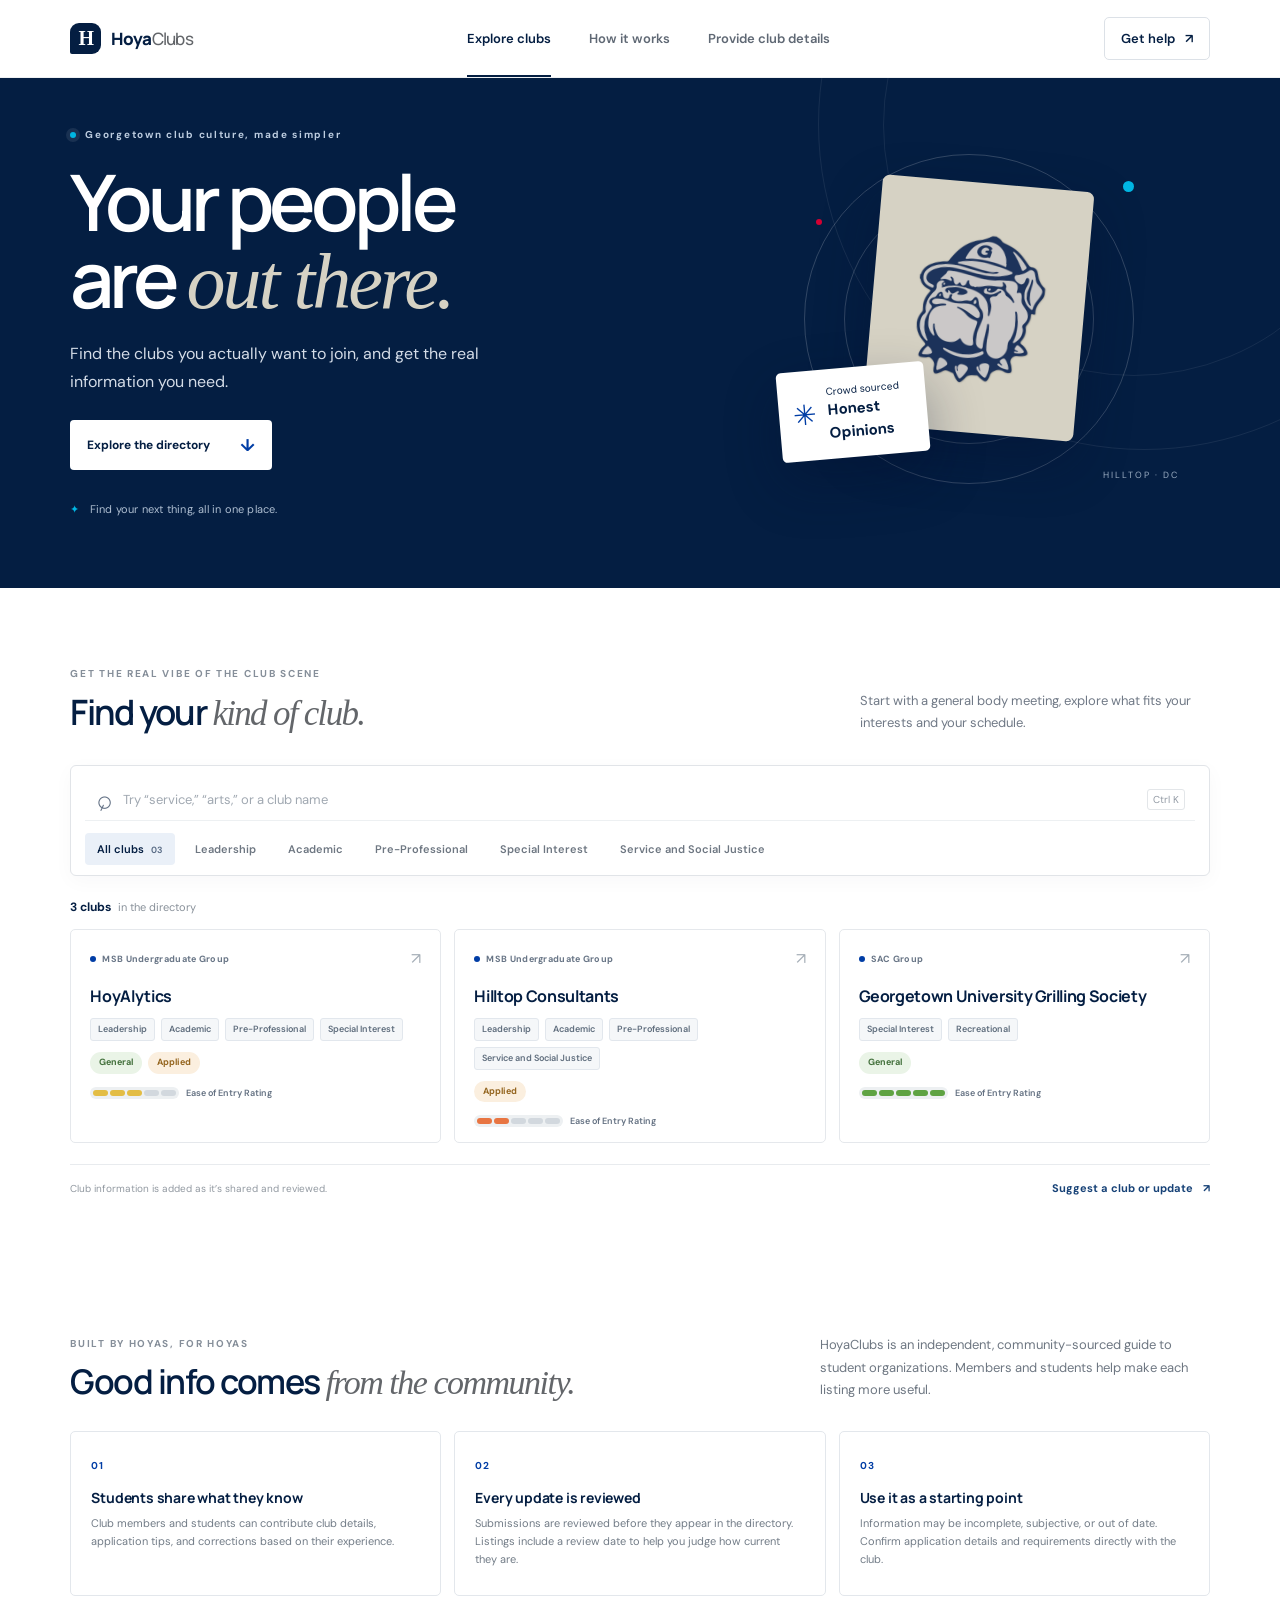
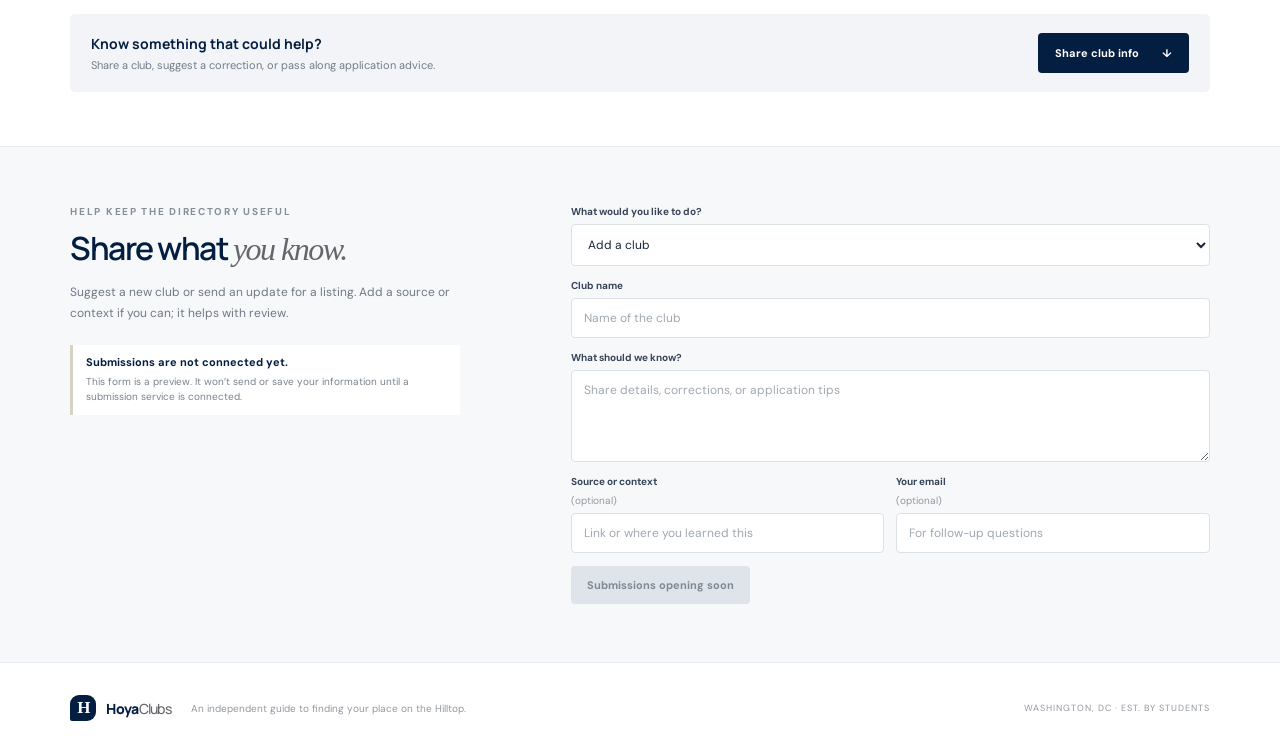
<file: index.html>
<!doctype html>
<html lang="en">
  <head>
    <meta charset="utf-8" />
    <meta name="viewport" content="width=device-width, initial-scale=1" />
    <meta name="theme-color" content="#041e42" />
    <meta name="description" content="Explore Georgetown student organizations and find a community that fits you." />
    <title>HoyaClubs — Georgetown club culture, made simpler</title>
    <link rel="preconnect" href="https://fonts.googleapis.com" />
    <link rel="preconnect" href="https://fonts.gstatic.com" crossorigin />
    <link href="https://fonts.googleapis.com/css2?family=DM+Sans:wght@400;500;600;700&family=Manrope:wght@400;500;600;700;800&display=swap" rel="stylesheet" />
    <link href="styles/style.css" rel="stylesheet" />
    <script defer src="scripts/main.js"></script>
  </head>
  <body>
    <a class="skip-link" href="#main">Skip to content</a>
    <header class="site-header">
      <a class="brand" href="#top" aria-label="HoyaClubs home"><span class="brand-mark">H</span><span>Hoya<span class="brand-light">Clubs</span></span></a>
      <nav class="main-nav" aria-label="Main navigation">
        <a class="nav-active" href="#directory">Explore clubs</a>
        <a href="#how-it-works">How it works</a>
        <a href="#suggestion-form">Provide club details</a>
      </nav>
      <a class="contribute-link" href="#how-it-works">Get help <span aria-hidden="true">↗</span></a>
    </header>

    <main id="main">
      <section class="hero" id="top">
        <div class="hero-inner">
          <div class="hero-copy">
            <p class="eyebrow"><span class="eyebrow-dot"></span> Georgetown club culture, made simpler</p>
            <h1>Your people<br />are  <em>  out there.</em></h1>
            <p class="hero-description">Find the clubs you actually want to join, and get the real information you need.</p>
            <a class="hero-cta" href="#directory">Explore the directory <span aria-hidden="true">↓</span></a>
            <div class="hero-note"><span class="note-icon">✦</span>  Find your next thing, all in one place.</div>
          </div>
          <div class="hero-art" aria-hidden="true">
            <div class="art-orbit orbit-one"></div><div class="art-orbit orbit-two"></div>
            <div class="art-card art-card-main"><img class="art-symbol" src="images/jack-the-bulldog.png" alt="Jack the Bulldog, Georgetown's mascot" /></div>
            <div class="art-card art-card-small"><span class="mini-spark">✳</span><span>Crowd sourced<br /><strong>Honest Opinions</strong></span></div>
            <div class="art-dot dot-one"></div><div class="art-dot dot-two"></div>
            <span class="art-label">HILLTOP · DC</span>
          </div>
        </div>
      </section>

      <section class="directory-section" id="directory">
        <div class="section-heading">
          <div><p class="section-kicker">GET THE REAL VIBE OF THE CLUB SCENE</p><h2>Find your <span>kind of club.</span></h2></div>
          <p class="section-intro">Start with a general body meeting, explore what fits your interests and your schedule.</p>
        </div>
        <div class="search-panel">
          <label class="search-box"><span class="search-icon" aria-hidden="true">⌕</span><span class="sr-only">Search clubs or interests</span><input id="club-search" type="search" placeholder="Try “service,” “arts,” or a club name" autocomplete="off" /><kbd id="search-shortcut">Ctrl K</kbd></label>
          <div class="filters" role="group" aria-label="Filter clubs by category">
            <button class="filter-chip active" data-filter="all" type="button">All clubs <span id="all-clubs-count">00</span></button>
            <button class="filter-chip" data-filter="leadership" type="button">Leadership</button>
            <button class="filter-chip" data-filter="academic" type="button">Academic</button>
            <button class="filter-chip" data-filter="pre-professional" type="button">Pre-Professional</button>
            <button class="filter-chip" data-filter="special-interest" type="button">Special Interest</button>
            <button class="filter-chip" data-filter="service-and-social-justice" type="button">Service and Social Justice</button>
          </div>
        </div>
        <div class="results-row"><p><strong id="result-count">Loading clubs…</strong> <span>in the directory</span></p></div>
        <div class="club-grid" id="club-grid" aria-live="polite" aria-busy="true"></div>
        <p class="directory-error" id="directory-error" role="alert" hidden></p>
        <p class="empty-state" id="empty-state" hidden>No clubs match that search yet. Try another interest or category.</p>
        <div class="browse-more"><span>Club information is added as it’s shared and reviewed.</span><a href="#suggestion-form">Suggest a club or update <span aria-hidden="true">↗</span></a></div>
      </section>

      <section class="how-section" id="how-it-works">
        <div class="how-heading"><div><p class="section-kicker">BUILT BY HOYAS, FOR HOYAS</p><h2>Good info comes <span>from the community.</span></h2></div><p>HoyaClubs is an independent, community-sourced guide to student organizations. Members and students help make each listing more useful.</p></div>
        <div class="how-steps">
          <article class="how-step"><span class="step-number">01</span><h3>Students share what they know</h3><p>Club members and students can contribute club details, application tips, and corrections based on their experience.</p></article>
          <article class="how-step"><span class="step-number">02</span><h3>Every update is reviewed</h3><p>Submissions are reviewed before they appear in the directory. Listings include a review date to help you judge how current they are.</p></article>
          <article class="how-step"><span class="step-number">03</span><h3>Use it as a starting point</h3><p>Information may be incomplete, subjective, or out of date. Confirm application details and requirements directly with the club.</p></article>
        </div>
        <div class="how-cta" id="share-info"><div><strong>Know something that could help?</strong><span>Share a club, suggest a correction, or pass along application advice.</span></div><a class="contribute-button" href="#suggestion-form">Share club info <span aria-hidden="true">↓</span></a></div>
      </section>

      <section class="submission-section" id="suggestion-form">
        <div class="submission-copy"><p class="section-kicker">HELP KEEP THE DIRECTORY USEFUL</p><h2>Share what <span>you know.</span></h2><p>Suggest a new club or send an update for a listing. Add a source or context if you can; it helps with review.</p><div class="form-notice"><strong>Submissions are not connected yet.</strong><span>This form is a preview. It won’t send or save your information until a submission service is connected.</span></div></div>
        <form class="club-suggestion-form">
          <label>What would you like to do?<select name="requestType"><option>Add a club</option><option>Update a club</option><option>Share application advice</option><option>Report outdated information</option></select></label>
          <label>Club name<input name="clubName" type="text" placeholder="Name of the club" /></label>
          <label>What should we know?<textarea name="details" rows="4" placeholder="Share details, corrections, or application tips"></textarea></label>
          <div class="form-row"><label>Source or context <span class="optional">(optional)</span><input name="source" type="text" placeholder="Link or where you learned this" /></label><label>Your email <span class="optional">(optional)</span><input name="email" type="email" placeholder="For follow-up questions" /></label></div>
          <button class="submit-suggestion" type="button" disabled>Submissions opening soon</button>
        </form>
      </section>
    </main>
    <footer class="site-footer"><a class="brand footer-brand" href="#top"><span class="brand-mark">H</span><span>Hoya<span class="brand-light">Clubs</span></span></a><p>An independent guide to finding your place on the Hilltop.</p><span class="footer-campus">WASHINGTON, DC · EST. BY STUDENTS</span></footer>
  </body>
</html>
</file>
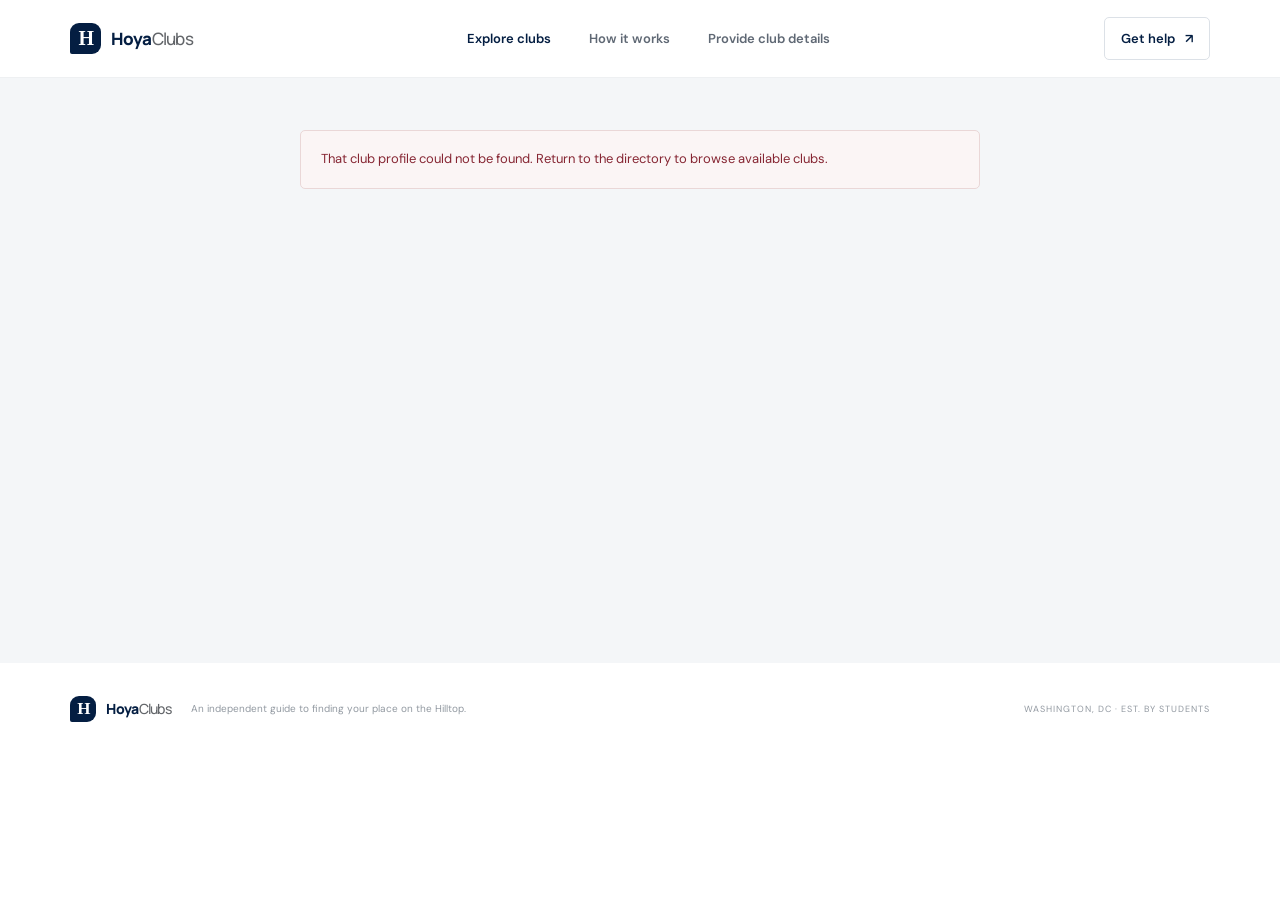
<file: club.html>
<!doctype html>
<html lang="en">
  <head>
    <meta charset="utf-8" />
    <meta name="viewport" content="width=device-width, initial-scale=1" />
    <meta name="theme-color" content="#041e42" />
    <title>Club profile — HoyaClubs</title>
    <link rel="preconnect" href="https://fonts.googleapis.com" />
    <link rel="preconnect" href="https://fonts.gstatic.com" crossorigin />
    <link href="https://fonts.googleapis.com/css2?family=DM+Sans:wght@400;500;600;700&family=Manrope:wght@400;500;600;700;800&display=swap" rel="stylesheet" />
    <link href="styles/style.css" rel="stylesheet" />
    <script defer src="scripts/club.js"></script>
  </head>
  <body>
    <a class="skip-link" href="#main">Skip to content</a>
    <header class="site-header">
      <a class="brand" href="index.html#top" aria-label="HoyaClubs home"><span class="brand-mark">H</span><span>Hoya<span class="brand-light">Clubs</span></span></a>
      <nav class="main-nav" aria-label="Main navigation">
        <a class="nav-active" href="index.html#directory">Explore clubs</a>
        <a href="index.html#how-it-works">How it works</a>
        <a href="index.html#suggestion-form">Provide club details</a>
      </nav>
      <a class="contribute-link" href="index.html#how-it-works">Get help <span aria-hidden="true">↗</span></a>
    </header>
    <main id="main" class="profile-page">
      <div class="profile-wrap">
        <p class="profile-loading" id="profile-loading" aria-live="polite">Loading club profile…</p>
        <p class="profile-error" id="profile-error" role="alert" hidden></p>
        <article id="club-profile" hidden>
          <div class="profile-banner-row">
            <a class="back-link" href="index.html#directory"><span aria-hidden="true">←</span> All clubs</a>
            <section class="profile-hero">
              <p class="profile-eyebrow" id="profile-group"></p>
              <h1 id="profile-name"></h1>
              <div class="profile-tags" id="profile-tags"></div>
            </section>
          </div>
          <div class="profile-layout">
            <div class="profile-main-column">
              <section class="profile-panel">
                <p class="section-kicker">ABOUT THE CLUB</p>
                <p class="profile-description" id="profile-description"></p>
              </section>
              <section class="profile-panel profile-details-panel">
                <p class="section-kicker">AT A GLANCE</p>
                <dl class="profile-details" id="profile-details"></dl>
              </section>
              <section class="profile-panel application-panel" id="application-panel" hidden>
                <p class="section-kicker">APPLICATION & JOINING</p>
                <p id="application-process"></p>
                <div id="application-questions" hidden><h2>Sample questions</h2><ul></ul></div>
              </section>
            </div>
            <div class="profile-aside-column">
              <section class="profile-logo-panel" id="club-logo-panel" hidden>
                <img id="club-logo" alt="" />
              </section>
              <aside class="profile-aside">
                <p class="section-kicker">HELP COMPLETE THIS PROFILE</p>
                <h2>Know more?</h2>
                <p>Share a detail, correction, or application tip to help make this profile more useful.</p>
                <a class="contribute-button" href="index.html#suggestion-form">Suggest an update <span aria-hidden="true">↗</span></a>
                <p class="profile-disclaimer">Information is community-sourced and may be incomplete or out of date. Confirm details directly with the club.</p>
              </aside>
            </div>
          </div>
        </article>
      </div>
    </main>
    <footer class="site-footer"><a class="brand footer-brand" href="index.html#top"><span class="brand-mark">H</span><span>Hoya<span class="brand-light">Clubs</span></span></a><p>An independent guide to finding your place on the Hilltop.</p><span class="footer-campus">WASHINGTON, DC · EST. BY STUDENTS</span></footer>
  </body>
</html>
</file>
<file: styles/style.css>
:root{--blue:#041e42;--gray:#63666a;--blue-2:#012169;--bright:#003da5;--pale:#f3f5f8;--line:#e1e4e8;--ink:#18263a;--muted:#737c88;--white:#fff;--serif:Georgia,'Times New Roman',serif;--sans:'DM Sans',Arial,sans-serif;--display:'Manrope','DM Sans',Arial,sans-serif}*{box-sizing:border-box}html{scroll-behavior:smooth}body{margin:0;color:var(--ink);font-family:var(--sans);-webkit-font-smoothing:antialiased}.skip-link{position:absolute;left:-999px;top:10px;background:#fff;padding:12px;z-index:5}.skip-link:focus{left:10px}.site-header{height:78px;padding:0 max(calc((100vw - 1200px)/2),5.5vw);display:flex;align-items:center;justify-content:space-between;background:#fff;position:relative;z-index:2;border-bottom:1px solid #eef0f2}.brand{display:inline-flex;align-items:center;gap:10px;text-decoration:none;color:var(--blue);font-family:var(--display);font-size:17px;font-weight:800;letter-spacing:-.7px}.brand-mark{display:grid;place-items:center;width:31px;height:31px;border-radius:9px 9px 9px 2px;background:var(--blue);color:#fff;font-family:var(--serif);font-size:20px;font-weight:700}.brand-light{font-weight:500;color:var(--gray)}.main-nav{display:flex;align-items:center;gap:38px;height:100%}.main-nav a,.contribute-link{height:100%;display:flex;align-items:center;position:relative;color:#5f6874;text-decoration:none;font-size:13px;font-weight:600}.main-nav a:hover,.main-nav .nav-active{color:var(--blue)}.main-nav .nav-active:after{content:'';height:2px;background:var(--blue);position:absolute;bottom:0;left:0;right:0}.contribute-link{height:auto;padding:12px 16px;border:1px solid #dce1e7;border-radius:5px;color:var(--blue);gap:10px;transition:.2s}.contribute-link:hover{background:var(--blue);color:#fff;border-color:var(--blue)}.hero{background:var(--blue);color:#fff;min-height:510px;overflow:hidden;position:relative;padding:0 max(calc((100vw - 1200px)/2),5.5vw)}.hero:before{content:'';position:absolute;width:650px;height:650px;border:1px solid rgba(255,255,255,.075);border-radius:50%;right:-190px;top:-280px}.hero:after{content:'';position:absolute;width:500px;height:500px;border:1px solid rgba(255,255,255,.07);border-radius:50%;right:-105px;top:-204px}.hero-inner{min-height:458px;display:flex;align-items:center;justify-content:space-between;position:relative;z-index:1}.hero-copy{padding:50px 0 44px;max-width:570px}.eyebrow,.section-kicker{font-size:10px;font-weight:700;letter-spacing:1.7px}.eyebrow{color:#bdcde0;display:flex;align-items:center;gap:9px;margin:0 0 22px}.eyebrow-dot{height:6px;width:6px;border-radius:50%;background:#00b5e2;box-shadow:0 0 0 4px #ffffff15}.hero h1{font-family:var(--display);font-size:clamp(54px,6.5vw,78px);line-height:.99;letter-spacing:-5px;margin:0 0 20px;font-weight:600}.hero h1 em{font-family:var(--serif);font-weight:400;color:#d6d2c4;letter-spacing:-3px}.hero-description{font-size:16px;line-height:1.7;color:#d4dce7;max-width:410px;margin:0 0 25px}.hero-cta{display:inline-flex;align-items:center;gap:30px;background:#fff;color:var(--blue);text-decoration:none;padding:14px 17px;border-radius:4px;font-size:12px;font-weight:700;transition:transform .2s}.hero-cta:hover{transform:translateY(-2px)}.hero-cta span{color:#003da5;font-size:17px}.hero-note{margin-top:32px;color:#aebed1;font-size:11px;letter-spacing:.2px}.note-icon{color:#00b5e2;margin-right:7px}.hero-art{width:390px;height:360px;margin-right:4%;position:relative;display:grid;place-items:center}.art-orbit{border:1px solid rgba(255,255,255,.18);border-radius:50%;position:absolute}.orbit-one{width:330px;height:330px}.orbit-two{width:250px;height:250px}.art-card{position:absolute;box-shadow:0 22px 55px #00102d55}.art-card-main{width:212px;height:250px;border-radius:7px;background:#d6d2c4;transform:rotate(5deg);display:flex;flex-direction:column;justify-content:space-between;padding:22px;color:var(--blue);right:80px;top:44px}.art-symbol{font-family:var(--serif);font-size:137px;line-height:.9;font-weight:700;opacity:.9}.art-card-caption{font-size:11px;line-height:1.4}.art-card-caption strong{font-size:15px}.art-arrow{position:absolute;right:19px;bottom:20px;font-size:19px}.art-card-small{position:absolute;left:5px;bottom:42px;width:148px;height:90px;background:#fff;border-radius:5px;color:var(--blue);padding:18px 14px;display:flex;align-items:center;gap:12px;transform:rotate(-5deg);font-size:10px;line-height:1.5}.art-card-small strong{font-size:15px}.mini-spark{font-size:28px;color:#003da5}.art-dot{position:absolute;border-radius:50%;background:#00b5e2}.dot-one{width:11px;height:11px;right:30px;top:42px}.dot-two{width:6px;height:6px;left:42px;top:80px;background:#d50032}.art-label{position:absolute;right:-15px;bottom:18px;color:#9aacc1;font-size:9px;letter-spacing:2px}.hero-bottom{height:52px;border-top:1px solid #ffffff24;display:flex;align-items:center;gap:16px;color:#a9b8ca;font-size:9px;font-weight:700;letter-spacing:1.2px;position:relative;z-index:1}.hero-bottom-line{height:1px;width:44px;background:#75879c}.hero-bottom a{margin-left:auto;color:#fff;text-decoration:none;letter-spacing:.2px;font-size:11px}.directory-section{max-width:1200px;margin:0 auto;padding:79px 0 67px}.section-heading{display:flex;align-items:end;justify-content:space-between;margin-bottom:30px}.section-kicker{color:#858e99;margin:0 0 11px}.section-heading h2,.contribute-section h2{margin:0;color:var(--blue);font:600 35px/1.2 var(--display);letter-spacing:-1.7px}.section-heading h2 span,.contribute-section h2 span{color:var(--gray);font-family:var(--serif);font-weight:400;font-style:italic}.section-intro{font-size:13px;line-height:1.65;color:#707986;max-width:350px;margin:0 0 2px}.search-panel{border:1px solid var(--line);border-radius:6px;padding:12px 14px 10px;background:#fff;box-shadow:0 5px 20px #14284908}.search-box{display:flex;align-items:center;height:43px;padding:0 10px;gap:10px;border-bottom:1px solid #edf0f2}.search-icon{font-size:27px;line-height:1;color:#637185;transform:rotate(-20deg)}.search-box input{border:0;outline:0;flex:1;font:13px var(--sans);color:var(--blue);background:transparent}.search-box input::placeholder{color:#a0a8b1}.search-box kbd{border:1px solid #e3e6e9;border-radius:3px;padding:3px 5px;color:#929aa4;font:10px var(--sans)}.filters{display:flex;gap:8px;flex-wrap:wrap;padding:12px 0 0}.filter-chip{border:1px solid transparent;background:transparent;color:#6e7782;border-radius:4px;padding:8px 11px;font:600 11px var(--sans);cursor:pointer;transition:.15s}.filter-chip:hover{background:#f3f5f8;color:var(--blue)}.filter-chip.active{background:#eaf0f8;color:var(--blue)}.filter-chip span{font-size:9px;opacity:.65;margin-left:4px}.results-row{display:flex;justify-content:space-between;align-items:center;margin:23px 0 14px}.results-row p{font-size:11px;color:#89919a;margin:0}.results-row p strong{color:var(--blue);font-size:12px;margin-right:4px}.sort-button{border:0;background:transparent;font:11px var(--sans);color:#6c7581;cursor:pointer}.sort-button span{margin-left:9px}.club-grid{display:grid;grid-template-columns:repeat(3,1fr);gap:13px}.club-card{border:1px solid #e5e8ec;border-radius:5px;padding:18px 19px 15px;min-height:216px;background:#fff;transition:transform .18s,box-shadow .18s,border .18s}.club-card:hover{transform:translateY(-3px);border-color:#cbd5e1;box-shadow:0 12px 30px #1428490c}.card-top{display:flex;justify-content:space-between;align-items:center}.category-label{display:inline-flex;align-items:center;gap:6px;font-size:9px;font-weight:700;letter-spacing:.3px;color:#687586}.category-label>span{height:6px;width:6px;border-radius:50%;background:#003da5}.category-service>span{background:#5fa343}.category-arts>span{background:#862633}.category-career>span{background:#003da5}.category-recreation>span{background:#00a5c8}.category-community>span{background:#b08a26}.card-arrow{color:#a5aeb7;font-size:16px}.club-card h3{font:700 16px var(--display);letter-spacing:-.35px;color:var(--blue);margin:16px 0 7px}.club-summary{font-size:11px;line-height:1.55;color:#6d7783;margin:0;min-height:35px}.club-meta{display:flex;gap:15px;margin:15px 0 13px;color:#77818d;font-size:9px}.card-footer{border-top:1px solid #edf0f2;padding-top:11px;display:flex;justify-content:space-between;align-items:center}.size-indicator{font-size:9px;color:#78818c;display:flex;align-items:center;gap:3px}.size-indicator i{display:block;width:5px;height:8px;border-radius:3px 3px 1px 1px;background:#bfc7d0}.size-indicator i:first-child{margin-left:2px}.size-indicator i:last-of-type{margin-right:4px}.entry-label{border-radius:3px;background:#edf5eb;color:#4a7540;padding:5px 7px;font-size:9px;font-weight:700}.entry-selective{background:#f8f1e4;color:#967029}.empty-state{padding:45px 10px;text-align:center;color:#697483;font-size:14px}.browse-more{display:flex;justify-content:space-between;align-items:center;border-top:1px solid #e8ebee;margin-top:21px;padding-top:16px;color:#9299a1;font-size:10px}.browse-more a{color:#174277;text-decoration:none;font-size:11px;font-weight:700}.browse-more a span{margin-left:7px}.contribute-section{background:#f2f4f7;display:flex;align-items:center;gap:25px;padding:37px max(calc((100vw - 1200px)/2),5.5vw);min-height:185px}.contribute-mark{height:58px;width:58px;flex:0 0 58px;border-radius:50%;display:grid;place-items:center;background:#e1e7ef;color:#003da5;font-size:28px}.contribute-section .section-kicker{margin-bottom:8px}.contribute-section h2{font-size:27px}.contribute-section>div:nth-child(2)>p:last-child{margin:8px 0 0;color:#6e7782;font-size:12px}.contribute-button{margin-left:auto;white-space:nowrap;text-decoration:none;background:var(--blue);color:#fff;padding:13px 17px;border-radius:4px;font-size:11px;font-weight:700}.contribute-button span{margin-left:20px}.site-footer{min-height:91px;display:flex;align-items:center;gap:20px;padding:0 max(calc((100vw - 1200px)/2),5.5vw);background:#fff}.footer-brand{font-size:14px}.footer-brand .brand-mark{height:26px;width:26px;font-size:17px}.site-footer p{font-size:10px;color:#9299a1}.footer-campus{margin-left:auto;color:#9299a1;font-size:9px;letter-spacing:1px}.sr-only{position:absolute;width:1px;height:1px;padding:0;margin:-1px;overflow:hidden;clip:rect(0,0,0,0);white-space:nowrap;border:0}
@media(max-width:1280px){.directory-section{margin:0 5.5vw}.site-header,.hero,.contribute-section,.site-footer{padding-left:5.5vw;padding-right:5.5vw}}
@media(max-width:820px){.hero-art{transform:scale(.82);transform-origin:center right;margin-right:-5%}.hero-copy{max-width:52%}.directory-section{padding-top:58px}.club-grid{grid-template-columns:repeat(2,1fr)}.section-intro{max-width:275px}.contribute-section{gap:16px}}
@media(max-width:600px){.site-header{height:66px}.main-nav{display:none}.contribute-link{font-size:11px;padding:10px 12px}.brand{font-size:15px}.hero{padding-left:7vw;padding-right:7vw}.hero-inner{min-height:520px;align-items:flex-start}.hero-copy{max-width:100%;padding-top:66px;position:relative;z-index:1}.hero h1{font-size:62px}.hero-description{max-width:320px;font-size:14px}.hero-art{position:absolute;right:-54px;bottom:-75px;transform:scale(.58);transform-origin:bottom right;opacity:.82}.hero-note{margin-top:23px}.hero-bottom{font-size:8px;gap:10px}.hero-bottom-line{width:18px}.directory-section{margin:0 6vw;padding:55px 0 48px}.section-heading{display:block}.section-heading h2{font-size:30px}.section-intro{margin-top:11px;max-width:390px}.search-panel{padding:9px}.search-box kbd{display:none}.filter-chip{padding:7px 8px;font-size:10px}.club-grid{grid-template-columns:1fr}.club-card{min-height:205px}.results-row{margin-top:18px}.browse-more{align-items:flex-start;gap:12px;line-height:1.5}.browse-more a{text-align:right;white-space:nowrap}.contribute-section{padding:29px 7vw;align-items:flex-start;flex-wrap:wrap}.contribute-mark{height:45px;width:45px;flex-basis:45px;font-size:23px}.contribute-section>div:nth-child(2){flex:1}.contribute-section h2{font-size:23px}.contribute-section>div:nth-child(2)>p:last-child{line-height:1.55}.contribute-button{margin:4px 0 0 61px}.site-footer{padding:22px 7vw;flex-wrap:wrap;gap:9px 15px}.site-footer p{width:100%;margin:0}.footer-campus{font-size:8px}}
@media(prefers-reduced-motion:reduce){html{scroll-behavior:auto}*,*:before,*:after{transition:none!important}}

.art-symbol{display:block;width:100%;height:137px;object-fit:contain;border-radius:3px}

.art-card-main{padding:14px}.art-symbol{height:174px;object-fit:contain}.art-card-caption{margin-left:5px;margin-bottom:5px}.art-arrow{right:14px;bottom:15px}

.directory-error{border:1px solid #ead7d7;border-radius:5px;background:#fbf5f5;color:#862633;padding:14px 16px;font-size:12px;line-height:1.55}
.club-card[hidden]{display:none}

.site-header{position:sticky;top:0;z-index:20}
html{scroll-padding-top:78px}@media(max-width:600px){html{scroll-padding-top:66px}}
.how-section{max-width:1200px;margin:0 auto;padding:72px 0 54px}.how-heading{display:flex;align-items:end;justify-content:space-between;gap:40px;margin-bottom:27px}.how-heading h2,.submission-copy h2{margin:0;color:var(--blue);font:600 34px/1.2 var(--display);letter-spacing:-1.5px}.how-heading h2 span,.submission-copy h2 span{color:var(--gray);font-family:var(--serif);font-weight:400;font-style:italic}.how-heading>p{max-width:390px;margin:0 0 3px;color:#6e7782;font-size:13px;line-height:1.7}.how-steps{display:grid;grid-template-columns:repeat(3,1fr);gap:13px}.how-step{border:1px solid #e3e7ec;border-radius:5px;padding:21px 20px 19px;min-height:165px}.step-number{color:#003da5;font-size:10px;font-weight:700;letter-spacing:1px}.how-step h3{margin:14px 0 7px;color:var(--blue);font:700 14px var(--display);letter-spacing:-.2px}.how-step p{margin:0;color:#727c87;font-size:11px;line-height:1.65}.how-cta{display:flex;align-items:center;justify-content:space-between;gap:20px;margin-top:18px;padding:19px 21px;background:#f2f4f7;border-radius:5px}.how-cta>div{display:flex;flex-direction:column;gap:5px}.how-cta strong{color:var(--blue);font:700 14px var(--display)}.how-cta>div>span{color:#737c88;font-size:11px}.how-cta .contribute-button{margin:0}.submission-section{background:#f7f8fa;border-top:1px solid #e7eaee;border-bottom:1px solid #e7eaee;padding:58px max(calc((100vw - 1200px)/2),5.5vw);display:grid;grid-template-columns:.8fr 1.2fr;gap:75px;align-items:start;scroll-margin-top:88px}.submission-copy{max-width:390px}.submission-copy h2{font-size:32px}.submission-copy>p:not(.section-kicker){font-size:12px;line-height:1.7;color:#6f7985;margin:14px 0 22px}.form-notice{border-left:3px solid #d6d2c4;padding:10px 13px;background:#fff;display:flex;flex-direction:column;gap:5px}.form-notice strong{font-size:11px;color:var(--blue)}.form-notice span{font-size:10px;color:#79828d;line-height:1.55}.club-suggestion-form{display:flex;flex-direction:column;gap:13px}.club-suggestion-form label{display:flex;flex-direction:column;gap:6px;color:#364458;font-size:10px;font-weight:700}.club-suggestion-form input,.club-suggestion-form select,.club-suggestion-form textarea{width:100%;border:1px solid #dce1e7;border-radius:4px;background:#fff;padding:11px 12px;color:var(--ink);font:12px var(--sans);outline:none}.club-suggestion-form input:focus,.club-suggestion-form select:focus,.club-suggestion-form textarea:focus{border-color:#003da5;box-shadow:0 0 0 3px #003da514}.club-suggestion-form textarea{resize:vertical;min-height:92px}.club-suggestion-form input::placeholder,.club-suggestion-form textarea::placeholder{color:#a1a8b1}.form-row{display:grid;grid-template-columns:1fr 1fr;gap:12px}.optional{font-weight:400;color:#9299a1}.submit-suggestion{align-self:flex-start;border:0;border-radius:4px;padding:12px 16px;background:#dfe4ea;color:#7f8995;font:700 11px var(--sans);cursor:not-allowed}
@media(max-width:1280px){.how-section{margin:0 5.5vw}}
@media(max-width:820px){.submission-section{gap:35px}.how-heading>p{max-width:310px}}
@media(max-width:600px){.how-section{margin:0 6vw;padding:53px 0 40px}.how-heading{display:block}.how-heading h2,.submission-copy h2{font-size:29px}.how-heading>p{margin-top:12px}.how-steps{grid-template-columns:1fr}.how-step{min-height:unset;padding:17px}.how-step h3{margin-top:9px}.how-cta{align-items:flex-start;flex-direction:column}.submission-section{padding:45px 7vw;grid-template-columns:1fr;gap:24px;scroll-margin-top:76px}.form-row{grid-template-columns:1fr}}

.club-tags{display:flex;flex-wrap:wrap;gap:6px;margin:11px 0 2px}.club-tag{display:inline-flex;align-items:center;border:1px solid #e2e7ed;border-radius:3px;background:#f5f7f9;color:#5f6d7d;padding:5px 7px;font-size:9px;font-weight:600;line-height:1.2}
.club-card{min-height:190px}

.profile-wrap{max-width:1040px}.profile-hero{text-align:center;padding:48px 42px 43px}.profile-tags{justify-content:center}.profile-layout{grid-template-columns:minmax(0,1fr) 280px;gap:20px}.back-link{gap:11px;margin:0 0 24px;padding:10px 15px;border:1px solid #dbe1e8;border-radius:5px;background:#fff;color:var(--blue);font-size:11px;font-weight:700;box-shadow:0 3px 10px #14284908;transition:background .18s,color .18s,border-color .18s,transform .18s}.back-link span{display:grid;place-items:center;width:23px;height:23px;border-radius:50%;background:#edf2f8;color:#003da5;font-size:16px;line-height:1;transition:background .18s,color .18s}.back-link:hover{background:var(--blue);border-color:var(--blue);color:#fff;transform:translateX(-2px)}.back-link:hover span{background:#ffffff20;color:#fff}.back-link:focus-visible{outline:3px solid #00b5e2;outline-offset:3px}
@media(max-width:700px){.profile-wrap{max-width:unset}.profile-hero{text-align:center;padding:34px 22px}.profile-tags{justify-content:center}.profile-layout{grid-template-columns:1fr}}
.profile-page{min-height:65vh;background:#f4f6f8}
.profile-wrap{width:min(1040px,calc(100% - 48px));max-width:1040px;margin:0 auto;padding:28px 0 72px}
.back-link{display:inline-flex;align-items:center;gap:10px;margin:0 0 24px;padding:9px 14px;border:1px solid #dbe1e8;border-radius:5px;background:#fff;color:#041e42;text-decoration:none;font-size:12px;font-weight:700;box-shadow:0 3px 12px #1428490a;transition:background .18s,color .18s,border-color .18s,transform .18s}
.back-link span{display:grid;place-items:center;width:24px;height:24px;border-radius:50%;background:#edf2f8;color:#003da5;font-size:17px;line-height:1}
.back-link:hover{background:#041e42;border-color:#041e42;color:#fff;transform:translateX(-2px)}
.back-link:hover span{background:#ffffff20;color:#fff}
.back-link:focus-visible{outline:3px solid #00b5e2;outline-offset:3px}
.profile-hero{position:relative;overflow:hidden;text-align:center;background:#041e42;border-radius:7px;padding:46px 40px 40px;color:#fff}
.profile-hero:after{content:'';position:absolute;width:330px;height:330px;right:-70px;top:-195px;border:1px solid #ffffff24;border-radius:50%;box-shadow:0 0 0 40px #ffffff09,0 0 0 82px #ffffff06;pointer-events:none}
.profile-eyebrow{position:relative;z-index:1;margin:0 0 13px;color:#c4d0df;font-size:11px;font-weight:700;letter-spacing:1.5px;text-transform:uppercase}
.profile-hero h1{position:relative;z-index:1;margin:0;color:#fff;font:700 clamp(38px,5vw,54px)/1.1 var(--display);letter-spacing:-2px}
.profile-tags{position:relative;z-index:1;display:flex;justify-content:center;flex-wrap:wrap;gap:8px;margin:20px auto 0}
.profile-tag{padding:7px 10px;border:1px solid #ffffff45;border-radius:3px;color:#e2e9f1;font-size:10px;font-weight:600;line-height:1.2}
.profile-layout{display:grid;grid-template-columns:minmax(0,1fr) 280px;gap:18px;margin-top:18px;align-items:start}
.profile-main-column{display:flex;flex-direction:column;gap:14px;min-width:0}
.profile-panel,.profile-aside{border:1px solid #e3e7ec;border-radius:5px;background:#fff;padding:23px 25px}
.profile-panel .section-kicker,.profile-aside .section-kicker{margin:0 0 13px;color:#858e99;font-size:10px;letter-spacing:1.5px}
.profile-description,.application-panel>p:not(.section-kicker){max-width:680px;margin:0;color:#536171;font-size:13px;line-height:1.75}
.profile-details{display:grid;grid-template-columns:repeat(2,minmax(0,1fr));gap:0 22px;margin:0}
.profile-detail-item{min-width:0;padding:12px 0;border-top:1px solid #edf0f2}
.profile-detail-item dt{margin:0 0 5px;color:#818a95;font-size:10px}
.profile-detail-item dd{margin:0;color:#041e42;font-size:12px;font-weight:600;line-height:1.5;overflow-wrap:anywhere}
.profile-detail-item a{color:#174f91;text-decoration:none}
.profile-detail-item a:hover{text-decoration:underline}
.application-panel h2{margin:19px 0 8px;color:#041e42;font:700 14px var(--display)}
.application-panel ul{margin:0;padding-left:18px;color:#536171;font-size:12px;line-height:1.7}
.profile-aside{position:sticky;top:99px}
.profile-aside h2{margin:0 0 8px;color:#041e42;font:700 20px var(--display);letter-spacing:-.5px}
.profile-aside>p:not(.section-kicker){margin:0 0 17px;color:#737d89;font-size:11px;line-height:1.65}
.profile-aside .contribute-button{display:inline-flex;margin:0;text-decoration:none}
.profile-aside .profile-disclaimer{margin:18px 0 0!important;padding-top:14px;border-top:1px solid #edf0f2;font-size:10px!important}
.profile-loading,.profile-error{width:min(680px,100%);margin:24px auto;padding:18px 20px;border-radius:5px;background:#fff;color:#647182;font-size:13px;line-height:1.6}
.profile-error{border:1px solid #ead7d7;background:#fbf5f5;color:#862633}
.club-card{display:block;color:inherit;text-decoration:none}
@media(max-width:700px){.profile-wrap{width:calc(100% - 32px);padding:22px 0 54px}.profile-hero{padding:34px 20px}.profile-hero h1{font-size:40px}.profile-layout{grid-template-columns:1fr}.profile-aside{position:static}.profile-details{grid-template-columns:1fr 1fr}}
@media(max-width:420px){.profile-details{grid-template-columns:1fr}.profile-panel,.profile-aside{padding:19px}.profile-hero h1{font-size:35px}}
.difficulty-row{display:flex;align-items:center;gap:9px;margin-top:17px}
.difficulty-meter{display:inline-flex;align-items:center;gap:3px;padding:4px;border-radius:999px;background:#edf0f2}
.difficulty-segment{width:20px;height:7px;border-radius:999px;background:#d2d8de}
.difficulty-segment.is-active{background:var(--difficulty-color)}
.difficulty-label{color:#647182;font-size:10px;font-weight:600}
.difficulty-row-compact{margin-top:13px;gap:7px}
.difficulty-row-compact .difficulty-meter{gap:2px;padding:3px}
.difficulty-row-compact .difficulty-segment{width:15px;height:6px}
.difficulty-row-compact .difficulty-label{font-size:9px}
.main-nav{position:relative}
.main-nav .nav-active:after{display:none}
.main-nav:after{content:'';position:absolute;left:0;bottom:0;width:var(--nav-underline-width,0px);height:2px;background:var(--blue);transform:translateX(var(--nav-underline-x,0px));transition:transform .32s cubic-bezier(.22,.75,.25,1),width .32s cubic-bezier(.22,.75,.25,1);pointer-events:none}
@media(prefers-reduced-motion:reduce){.main-nav:after{transition:none}}
.club-access-chips{display:flex;flex-wrap:wrap;gap:6px;margin-top:11px}
.access-chip{display:inline-flex;align-items:center;padding:6px 9px;border-radius:999px;font-size:9px;font-weight:700;line-height:1.1}
.profile-access-pills{display:flex;flex-wrap:wrap;gap:6px}
.access-open{background:#eaf4e7;color:#44713d}
.access-application{background:#fbefdf;color:#94651f}
.profile-detail-rating{display:flex;align-items:center;gap:9px;flex-wrap:wrap}
.profile-detail-rating .difficulty-meter{width:132px;gap:3px;padding:3px}
.profile-detail-rating .difficulty-segment{flex:1;width:auto;height:8px}
.profile-detail-rating-label{color:#647182;font-size:11px;font-weight:600}
.application-size-badge{display:inline-flex;align-items:center;border-radius:999px;padding:6px 11px;font-size:10px;font-weight:700;line-height:1.1}
.application-size-small{background:#eaf4e7;color:#44713d}
.application-size-medium{background:#fff3cd;color:#87650c}
.application-size-large{background:#f9e5e7;color:#a12a39}
.application-size-other{background:#edf0f2;color:#596677}
.deadline-detail{display:flex;align-items:center;flex-wrap:wrap;gap:8px}
.deadline-status{display:inline-flex;align-items:center;border-radius:999px;padding:5px 9px;font-size:9px;font-weight:700;line-height:1.1}
.deadline-past{background:#f9e5e7;color:#a12a39}
.deadline-soon{background:#fff3cd;color:#87650c}
.deadline-open{background:#eaf4e7;color:#44713d}
@media(max-width:600px){.site-header{height:auto;min-height:66px;flex-wrap:wrap;padding-top:9px;padding-bottom:0;column-gap:10px}.main-nav{display:flex;order:3;width:100%;height:38px;justify-content:space-between;gap:10px;overflow-x:auto}.main-nav a{flex:0 0 auto;font-size:10px;white-space:nowrap}.main-nav:after{bottom:0}.contribute-link{font-size:10px;padding:9px 10px}html{scroll-padding-top:104px}}
.art-card-main{justify-content:center;align-items:center;gap:4px}
.art-card-main .art-symbol{display:block;width:100%;height:205px;object-fit:contain}
.art-card-main .art-card-caption{align-self:flex-end;max-width:none;margin:0;text-align:right}
.art-card-main .art-card-caption{font-size:13px;line-height:1.45}
.art-card-main .art-card-caption strong{font-size:19px}
.profile-aside-column{display:flex;flex-direction:column;gap:14px;align-self:start}
.profile-logo-panel{padding:12px;border:1px solid #e3e7ec;border-radius:10px;background:#fff;box-shadow:0 5px 16px #14284908}
.profile-logo-panel .section-kicker{margin:3px 4px 11px;color:#858e99;font-size:10px;letter-spacing:1.5px}
.profile-logo-panel img{display:block;width:100%;max-height:260px;aspect-ratio:1;object-fit:contain;border-radius:7px;background:#fff}
.profile-aside-column .profile-aside{position:static}
.profile-banner-row{display:flex;align-items:center;gap:14px}
.profile-banner-row .back-link{flex:0 0 auto;margin:0}
.profile-banner-row .profile-hero{flex:1;min-width:0}
@media(max-width:700px){.profile-banner-row{flex-direction:column;align-items:stretch;gap:12px}.profile-banner-row .back-link{align-self:flex-start}.profile-banner-row .profile-hero{width:100%}}
.profile-banner-row{position:relative;display:block}
.profile-banner-row .back-link{position:static;display:inline-flex;margin:0 0 12px}
.profile-banner-row .profile-hero{width:100%}
@media(min-width:1300px){.profile-banner-row .back-link{position:absolute;left:calc((1040px - 100vw - 220px)/4);top:50%;margin:0;z-index:2;transform:translateY(-50%)}.profile-banner-row .back-link:hover{transform:translate(-2px,-50%)}}
@media(max-width:700px){.profile-banner-row{display:block}.profile-banner-row .back-link{align-self:auto}}
</file>
